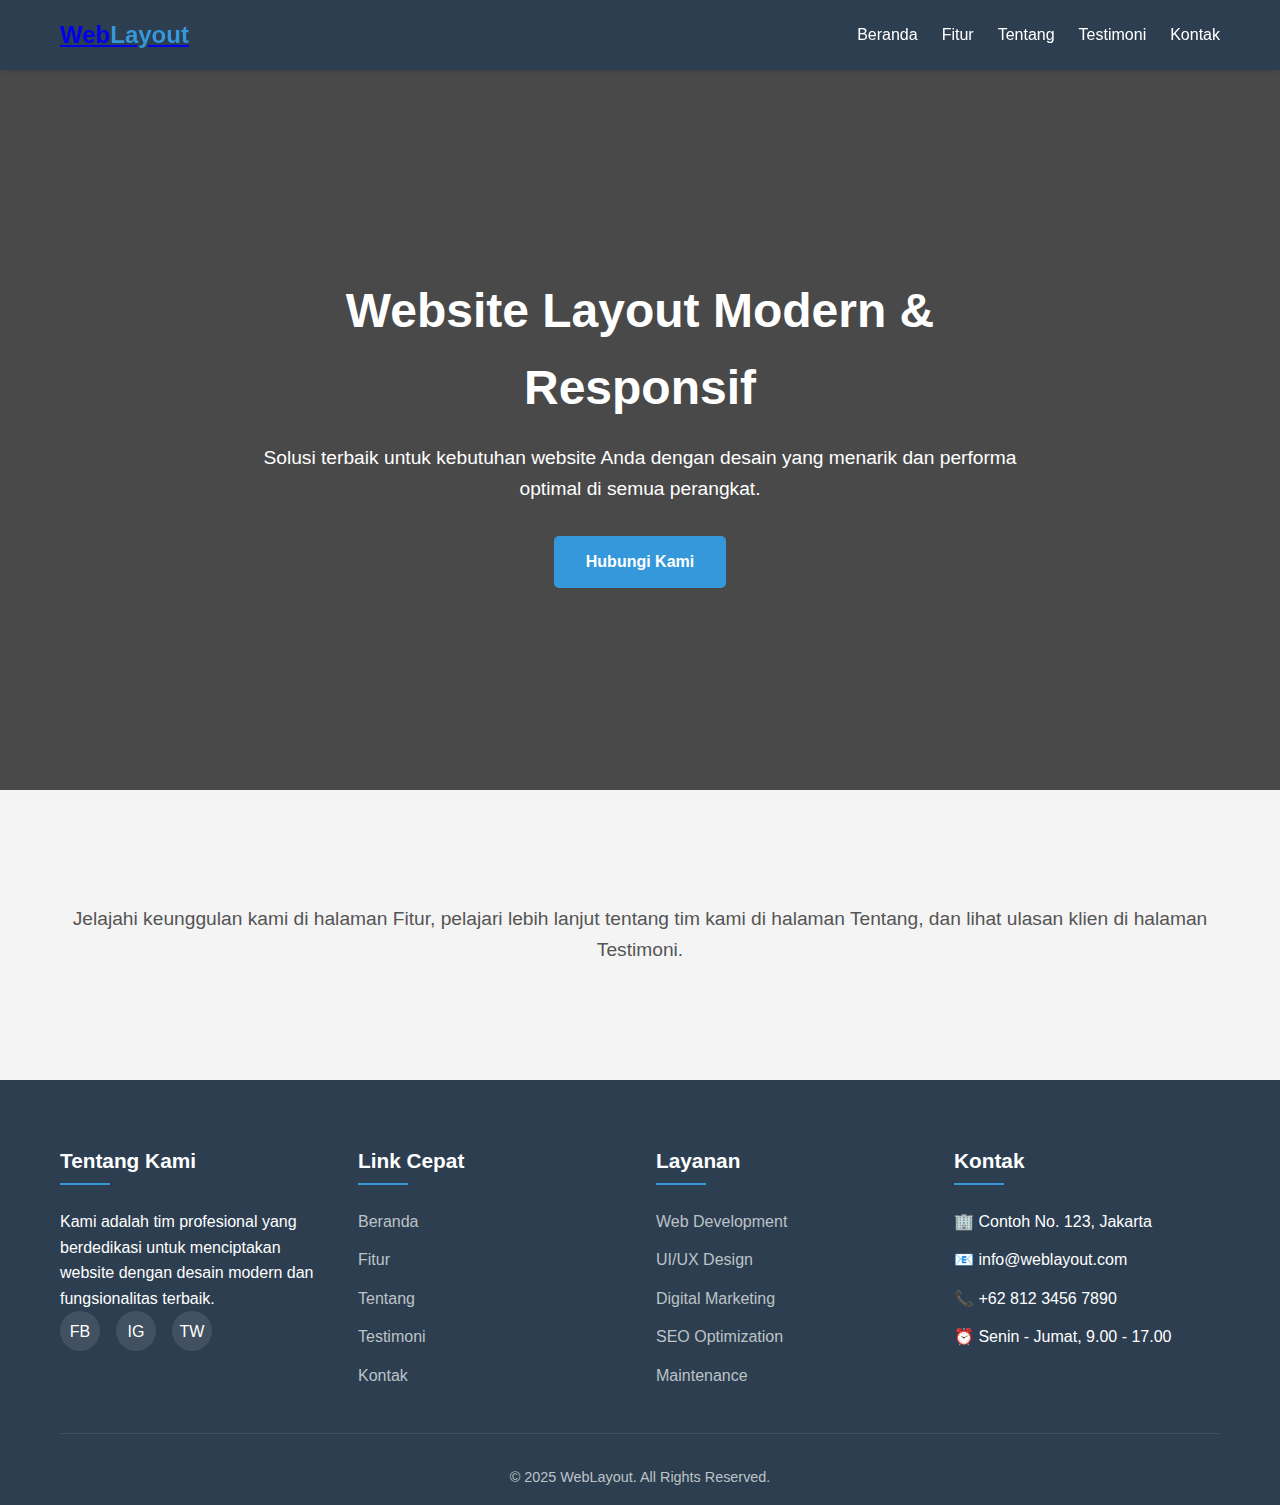
<file: index.html>
<!DOCTYPE html>
<html lang="id">
<head>
    <meta charset="UTF-8">
    <meta name="viewport" content="width=device-width, initial-scale=1.0">
    <title>Website Layout Modern - Beranda</title>
    <link rel="stylesheet" href="style.css">
</head>
<body>
    
    <header>
        <div class="container">
            <div class="header-content">
                <div class="logo"><a href="index.html">Web<span>Layout</span></a></div>
                <div class="mobile-menu">☰</div>
                <nav>
                    <ul>
                        <li><a href="index.html">Beranda</a></li>
                        <li><a href="features.html">Fitur</a></li>
                        <li><a href="about.html">Tentang</a></li>
                        <li><a href="testimonials.html">Testimoni</a></li>
                        <li><a href="contact.html">Kontak</a></li>
                    </ul>
                </nav>
            </div>
        </div>
    </header>

    <section id="home" class="hero">
        <div class="container">
            <div class="hero-content">
                <h1>Website Layout Modern & Responsif</h1>
                <p>Solusi terbaik untuk kebutuhan website Anda dengan desain yang menarik dan performa optimal di semua perangkat.</p>
                <a href="contact.html" class="btn">Hubungi Kami</a>
            </div>
        </div>
    </section>

    <main class="main-content">
        <div class="container" style="padding: 50px 0; text-align: center;">
            <p style="font-size: 1.2em; color: #555;">Jelajahi keunggulan kami di halaman Fitur, pelajari lebih lanjut tentang tim kami di halaman Tentang, dan lihat ulasan klien di halaman Testimoni.</p>
        </div>
    </main>

    <footer>
        <div class="container">
            <div class="footer-content">
                <div class="footer-column">
                    <h3>Tentang Kami</h3>
                    <p>Kami adalah tim profesional yang berdedikasi untuk menciptakan website dengan desain modern dan fungsionalitas terbaik.</p>
                    <div class="social-links">
                        <a href="#">FB</a>
                        <a href="#">IG</a>
                        <a href="#">TW</a>
                    </div>
                </div>
                <div class="footer-column">
                    <h3>Link Cepat</h3>
                    <ul>
                        <li><a href="index.html">Beranda</a></li>
                        <li><a href="features.html">Fitur</a></li>
                        <li><a href="about.html">Tentang</a></li>
                        <li><a href="testimonials.html">Testimoni</a></li>
                        <li><a href="contact.html">Kontak</a></li>
                    </ul>
                </div>
                <div class="footer-column">
                    <h3>Layanan</h3>
                    <ul>
                        <li><a href="#">Web Development</a></li>
                        <li><a href="#">UI/UX Design</a></li>
                        <li><a href="#">Digital Marketing</a></li>
                        <li><a href="#">SEO Optimization</a></li>
                        <li><a href="#">Maintenance</a></li>
                    </ul>
                </div>
                <div class="footer-column">
                    <h3>Kontak</h3>
                    <ul>
                        <li>🏢 Contoh No. 123, Jakarta</li>
                        <li>📧 info@weblayout.com</li>
                        <li>📞 +62 812 3456 7890</li>
                        <li>⏰ Senin - Jumat, 9.00 - 17.00</li>
                    </ul>
                </div>
            </div>
            <div class="copyright">
                <p>&copy; 2025 WebLayout. All Rights Reserved.</p>
            </div>
        </div>
    </footer>
    <script>
        // Ambil elemen tombol dan navigasi
        const mobileMenuBtn = document.querySelector('.mobile-menu'); 
        const navMenu = document.querySelector('nav'); 
        const navLinks = document.querySelectorAll('nav ul li a');

        // Fungsi yang dijalankan saat tombol diklik
        function toggleMobileMenu() {
            // Menambah/menghapus class 'nav-open'
            navMenu.classList.toggle('nav-open'); 
        }

        // Event Listener untuk tombol garis tiga
        mobileMenuBtn.addEventListener('click', toggleMobileMenu);

        // Event Listener untuk menutup menu setelah link diklik
        navLinks.forEach(link => {
            link.addEventListener('click', () => {
                // Hanya hapus jika class 'nav-open' ada
                if (navMenu.classList.contains('nav-open')) {
                    navMenu.classList.remove('nav-open');
                }
            });
        });
    </script>
</body>
</html>
    <script>
        // 1. Ambil elemen tombol dan navigasi
        const mobileMenuBtn = document.querySelector('.mobile-menu'); 
        const navMenu = document.querySelector('nav'); 
        
        // 2. Fungsi untuk menambah/menghapus class
        function handleMenuToggle() {
            // classList.toggle() adalah cara yang paling tepat dan andal.
            navMenu.classList.toggle('nav-open'); 
        }

        // 3. Event Listener untuk tombol garis tiga
        mobileMenuBtn.addEventListener('click', handleMenuToggle);

        // BONUS: Tutup menu ketika link di dalam menu di-klik (pengalaman yang lebih baik di HP)
        const navLinks = document.querySelectorAll('nav ul li a');
        navLinks.forEach(link => {
            link.addEventListener('click', () => {
                // Pastikan menu tertutup
                navMenu.classList.remove('nav-open'); 
            });
        });
    </script>
</body>
</html>

</body>
</html>
</file>
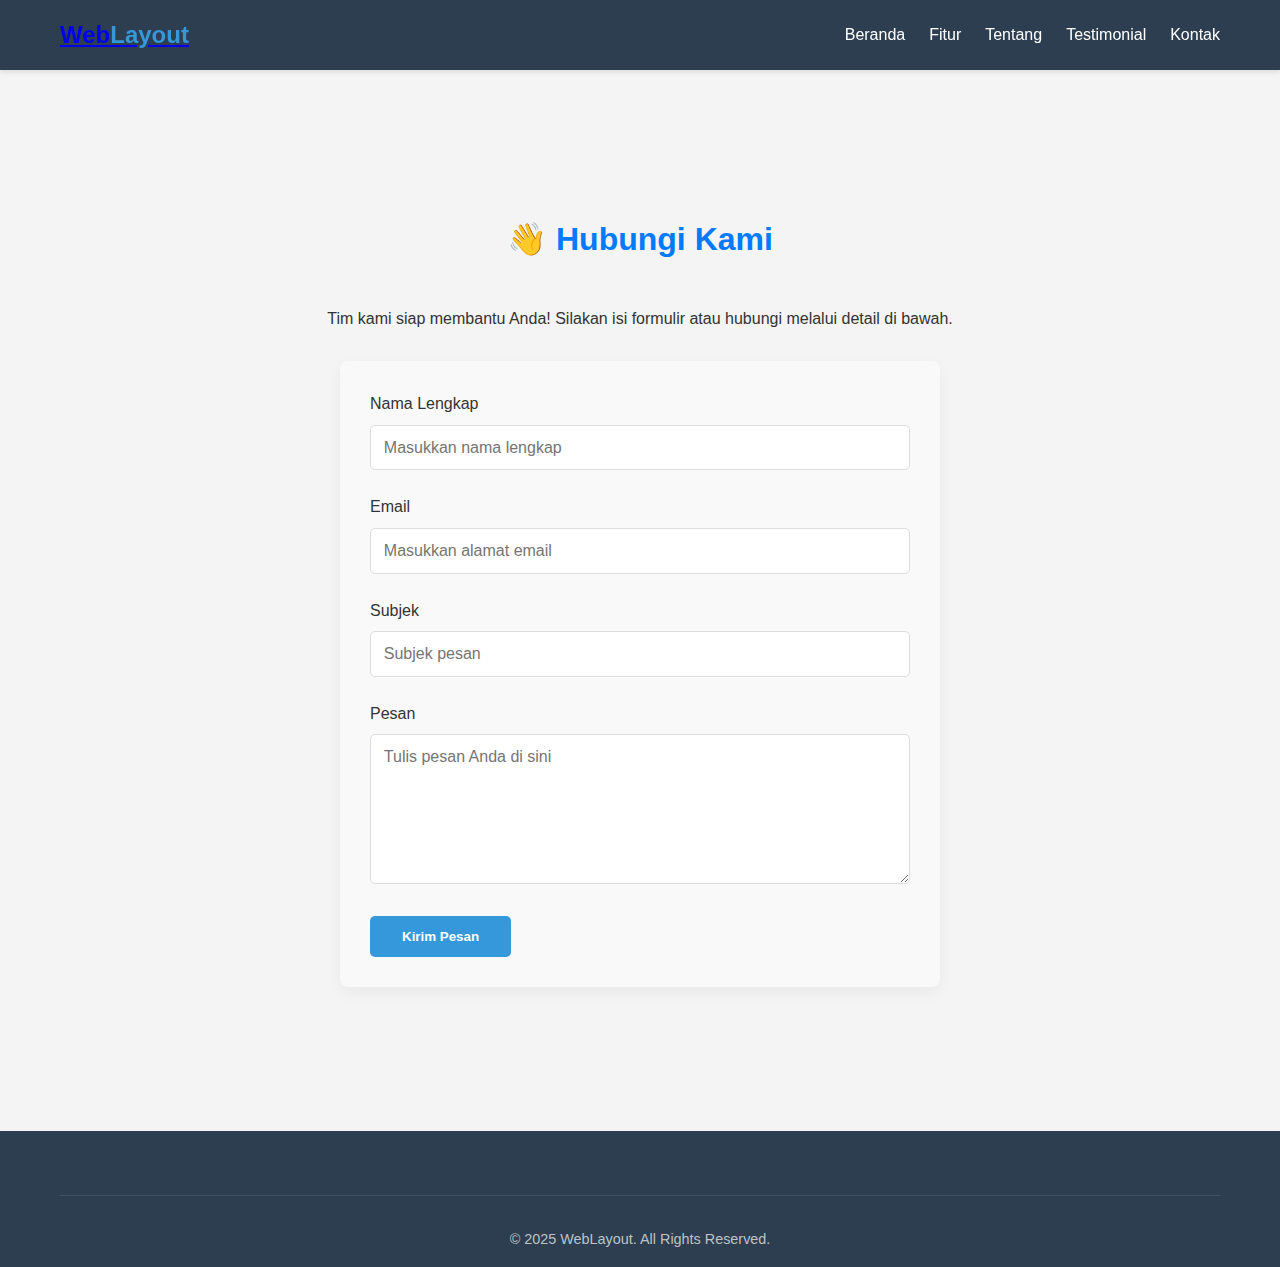
<file: contact.html>
<!DOCTYPE html>
<html lang="id">
<head>
    <meta charset="UTF-8">
    <meta name="viewport" content="width=device-width, initial-scale=1.0">
    <title>Kontak Kami - Web Layout</title>
    <link rel="stylesheet" href="style.css">
    <style>
        /* CSS khusus untuk halaman Kontak agar formnya tampil di tengah halaman utama */
        .contact-page-content {
            padding: 80px 0;
            min-height: 60vh;
        }
        .contact-page-content h1 {
            text-align: center;
            margin-bottom: 40px;
            color: #007bff;
        }
        /* Menggunakan style yang sudah ada dari #contact, tapi di tengah halaman */
        .contact-form {
            max-width: 600px;
            margin: 0 auto;
            padding: 30px;
            background-color: #f9f9f9;
            border-radius: 8px;
        }
    </style>
</head>
<body>
    
    <header>
        <div class="container">
            <div class="header-content">
                <div class="logo"><a href="index.html">Web<span>Layout</span></a></div>
                <div class="mobile-menu">☰</div>
                <nav>
                    <ul>
                        <li><a href="index.html#home">Beranda</a></li>
                        <li><a href="index.html#features">Fitur</a></li>
                        <li><a href="index.html#about">Tentang</a></li>
                        <li><a href="testimonials.html">Testimonial</a></li>
                        <li><a href="contact.html">Kontak</a></li>
                    </ul>
                </nav>
            </div>
        </div>
    </header>

    <main class="main-content">
        <div class="container contact-page-content">
            
            <h1>👋 Hubungi Kami</h1>
            <p style="text-align: center; margin-bottom: 30px;">Tim kami siap membantu Anda! Silakan isi formulir atau hubungi melalui detail di bawah.</p>
            
            <div class="contact-form">
                <form>
                    <div class="form-group">
                        <label for="name">Nama Lengkap</label>
                        <input type="text" id="name" placeholder="Masukkan nama lengkap" required>
                    </div>
                    <div class="form-group">
                        <label for="email">Email</label>
                        <input type="email" id="email" placeholder="Masukkan alamat email" required>
                    </div>
                    <div class="form-group">
                        <label for="subject">Subjek</label>
                        <input type="text" id="subject" placeholder="Subjek pesan" required>
                    </div>
                    <div class="form-group">
                        <label for="message">Pesan</label>
                        <textarea id="message" placeholder="Tulis pesan Anda di sini" required></textarea>
                    </div>
                    <button type="submit" class="btn">Kirim Pesan</button>
                </form>
            </div>
            
        </div>
    </main>

    <footer>
        <div class="container">
            <div class="copyright">
                <p>&copy; 2025 WebLayout. All Rights Reserved.</p>
            </div>
        </div>
    </footer>
        <script>
        // 1. Ambil elemen tombol dan navigasi
        const mobileMenuBtn = document.querySelector('.mobile-menu'); 
        const navMenu = document.querySelector('nav'); 
        
        // 2. Fungsi untuk menambah/menghapus class
        function handleMenuToggle() {
            // classList.toggle() adalah cara yang paling tepat dan andal.
            navMenu.classList.toggle('nav-open'); 
        }

        // 3. Event Listener untuk tombol garis tiga
        mobileMenuBtn.addEventListener('click', handleMenuToggle);

        // BONUS: Tutup menu ketika link di dalam menu di-klik (pengalaman yang lebih baik di HP)
        const navLinks = document.querySelectorAll('nav ul li a');
        navLinks.forEach(link => {
            link.addEventListener('click', () => {
                // Pastikan menu tertutup
                navMenu.classList.remove('nav-open'); 
            });
        });
    </script>
</body>
</html>

</body>
</html>
</file>
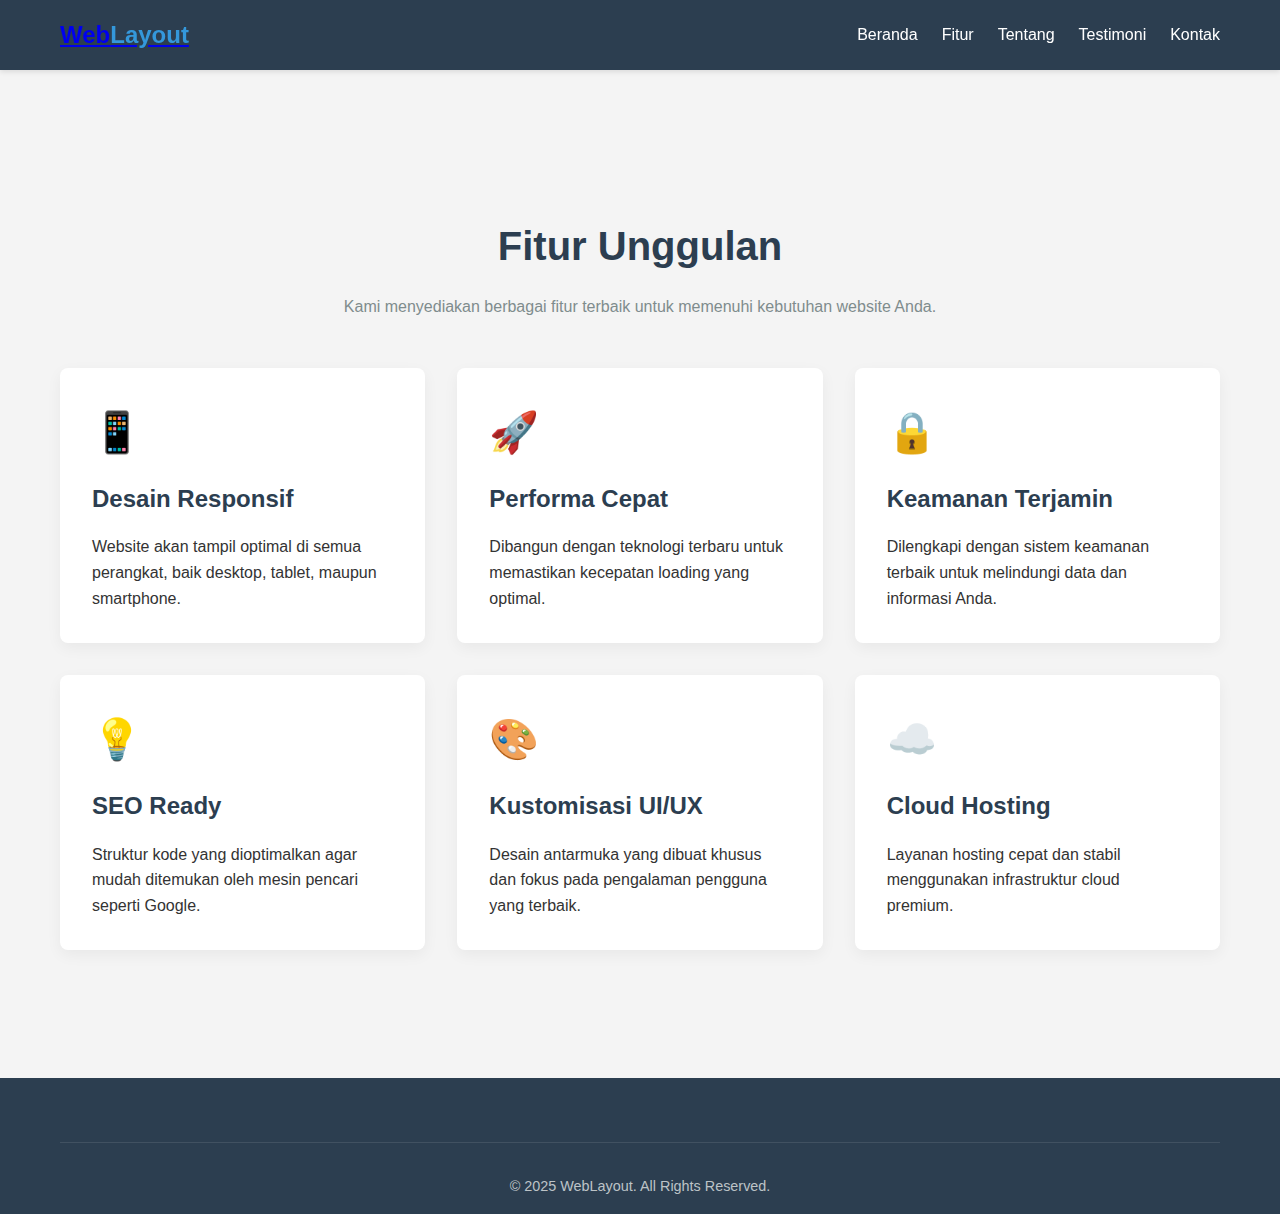
<file: features.html>
<!DOCTYPE html>
<html lang="id">
<head>
    <meta charset="UTF-8">
    <meta name="viewport" content="width=device-width, initial-scale=1.0">
    <title>Fitur Unggulan Kami</title>
    <link rel="stylesheet" href="style.css">
</head>
<body>
    <header>
        <div class="container">
            <div class="header-content">
                <div class="logo"><a href="index.html">Web<span>Layout</span></a></div>
                <div class="mobile-menu">☰</div>
                <nav>
                    <ul>
                        <li><a href="index.html">Beranda</a></li>
                        <li class="active"><a href="features.html">Fitur</a></li>
                        <li><a href="about.html">Tentang</a></li>
                        <li><a href="testimonials.html">Testimoni</a></li>
                        <li><a href="contact.html">Kontak</a></li>
                    </ul>
                </nav>
            </div>
        </div>
    </header>

    <main class="main-content">
        <div class="container">
            
            <section id="features" style="padding-top: 80px;">
                <div class="section-title">
                    <h2>Fitur Unggulan</h2>
                    <p>Kami menyediakan berbagai fitur terbaik untuk memenuhi kebutuhan website Anda.</p>
                </div>
                <div class="features">
                    <div class="feature-card">
                        <div class="feature-icon">📱</div>
                        <h3>Desain Responsif</h3>
                        <p>Website akan tampil optimal di semua perangkat, baik desktop, tablet, maupun smartphone.</p>
                    </div>
                    <div class="feature-card">
                        <div class="feature-icon">🚀</div>
                        <h3>Performa Cepat</h3>
                        <p>Dibangun dengan teknologi terbaru untuk memastikan kecepatan loading yang optimal.</p>
                    </div>
                    <div class="feature-card">
                        <div class="feature-icon">🔒</div>
                        <h3>Keamanan Terjamin</h3>
                        <p>Dilengkapi dengan sistem keamanan terbaik untuk melindungi data dan informasi Anda.</p>
                    </div>
                    <div class="feature-card">
                        <div class="feature-icon">💡</div>
                        <h3>SEO Ready</h3>
                        <p>Struktur kode yang dioptimalkan agar mudah ditemukan oleh mesin pencari seperti Google.</p>
                    </div>
                    <div class="feature-card">
                        <div class="feature-icon">🎨</div>
                        <h3>Kustomisasi UI/UX</h3>
                        <p>Desain antarmuka yang dibuat khusus dan fokus pada pengalaman pengguna yang terbaik.</p>
                    </div>
                    <div class="feature-card">
                        <div class="feature-icon">☁️</div>
                        <h3>Cloud Hosting</h3>
                        <p>Layanan hosting cepat dan stabil menggunakan infrastruktur cloud premium.</p>
                    </div>
                </div>
            </section>

        </div>
    </main>

    <footer>
        <div class="container">
            <div class="copyright">
                <p>&copy; 2025 WebLayout. All Rights Reserved.</p>
            </div>
        </div>
    </footer>
    <script>
        // 1. Ambil elemen tombol dan navigasi
        const mobileMenuBtn = document.querySelector('.mobile-menu'); 
        const navMenu = document.querySelector('nav'); 
        
        // 2. Fungsi untuk menambah/menghapus class
        function handleMenuToggle() {
            // classList.toggle() adalah cara yang paling tepat dan andal.
            navMenu.classList.toggle('nav-open'); 
        }

        // 3. Event Listener untuk tombol garis tiga
        mobileMenuBtn.addEventListener('click', handleMenuToggle);

        // BONUS: Tutup menu ketika link di dalam menu di-klik (pengalaman yang lebih baik di HP)
        const navLinks = document.querySelectorAll('nav ul li a');
        navLinks.forEach(link => {
            link.addEventListener('click', () => {
                // Pastikan menu tertutup
                navMenu.classList.remove('nav-open'); 
            });
        });
    </script>
</body>
</html>

</body>
</html>
</file>
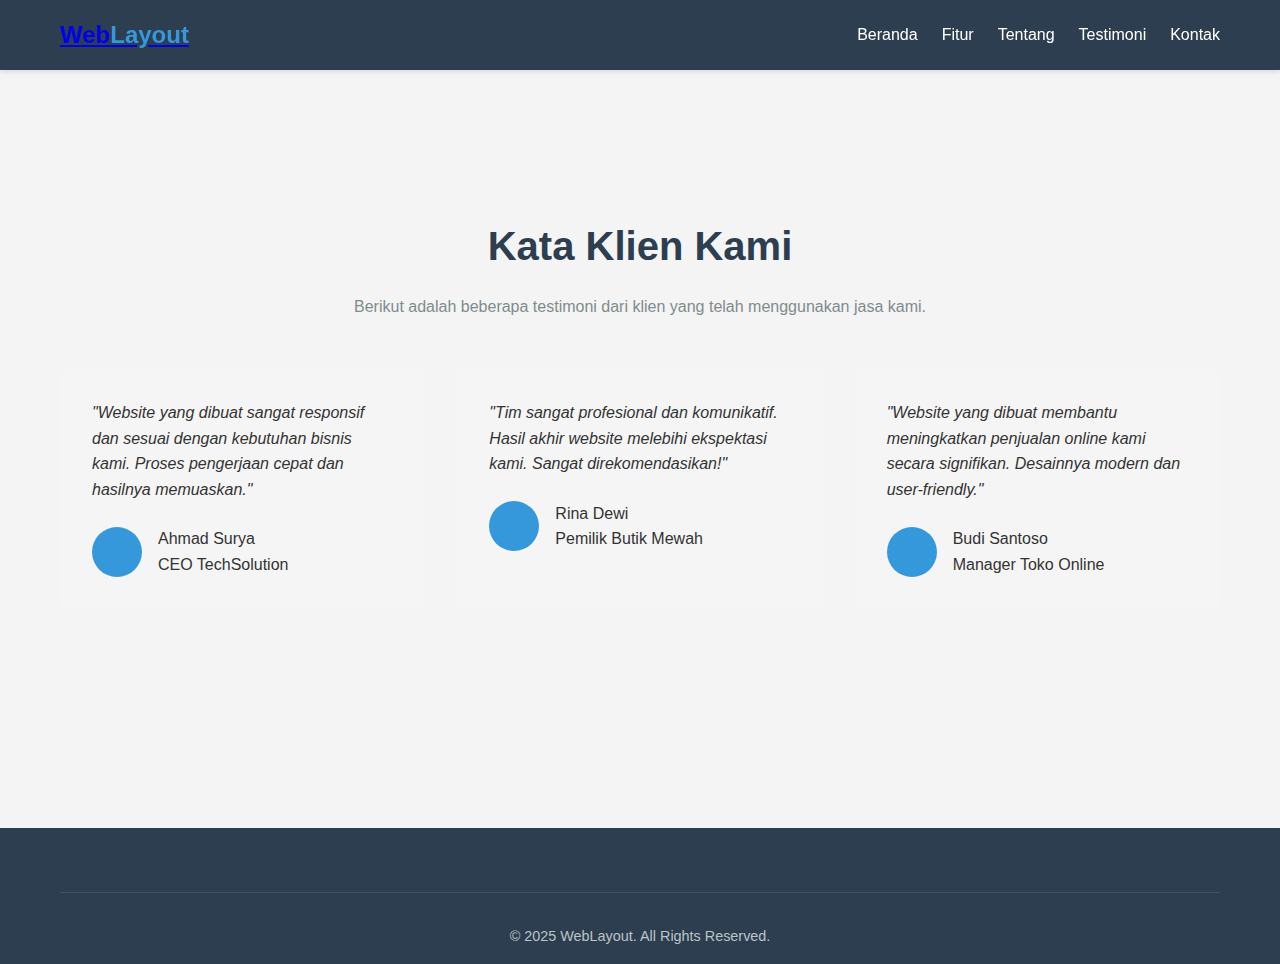
<file: testimonials.html>
<!DOCTYPE html>
<html lang="id">
<head>
    <meta charset="UTF-8">
    <meta name="viewport" content="width=device-width, initial-scale=1.0">
    <title>Testimoni Klien Kami</title>
    <link rel="stylesheet" href="style.css">
    <style>
        /* CSS Tambahan untuk memastikan konten Testimoni tetap bagus tanpa Hero */
        #testimonials {
            padding: 80px 0;
            min-height: 70vh;
        }
    </style>
</head>
<body>
    <header>
        <div class="container">
            <div class="header-content">
                <div class="logo"><a href="index.html">Web<span>Layout</span></a></div>
                <div class="mobile-menu">☰</div>
                <nav>
                    <ul>
                        <li><a href="index.html">Beranda</a></li>
                        <li><a href="features.html">Fitur</a></li>
                        <li><a href="about.html">Tentang</a></li>
                        <li class="active"><a href="testimonials.html">Testimoni</a></li>
                        <li><a href="contact.html">Kontak</a></li>
                    </ul>
                </nav>
            </div>
        </div>
    </header>

    <main class="main-content">
        <div class="container">
            <section id="testimonials">
                <div class="section-title">
                    <h2>Kata Klien Kami</h2>
                    <p>Berikut adalah beberapa testimoni dari klien yang telah menggunakan jasa kami.</p>
                </div>
                <div class="testimonial-grid">
                    <div class="testimonial-card">
                        <p class="testimonial-text">"Website yang dibuat sangat responsif dan sesuai dengan kebutuhan bisnis kami. Proses pengerjaan cepat dan hasilnya memuaskan."</p>
                        <div class="testimonial-author">
                            <div class="author-avatar"></div> <div>
                                <div class="name">Ahmad Surya</div>
                                <div class="position">CEO TechSolution</div>
                            </div>
                        </div>
                    </div>
                    <div class="testimonial-card">
                        <p class="testimonial-text">"Tim sangat profesional dan komunikatif. Hasil akhir website melebihi ekspektasi kami. Sangat direkomendasikan!"</p>
                        <div class="testimonial-author">
                            <div class="author-avatar"></div>
                            <div>
                                <div class="name">Rina Dewi</div>
                                <div class="position">Pemilik Butik Mewah</div>
                            </div>
                        </div>
                    </div>
                    <div class="testimonial-card">
                        <p class="testimonial-text">"Website yang dibuat membantu meningkatkan penjualan online kami secara signifikan. Desainnya modern dan user-friendly."</p>
                        <div class="testimonial-author">
                            <div class="author-avatar"></div>
                            <div>
                                <div class="name">Budi Santoso</div>
                                <div class="position">Manager Toko Online</div>
                            </div>
                        </div>
                    </div>
                </div>
            </section>
        </div>
    </main>

    <footer>
        <div class="container">
            <div class="copyright">
                <p>&copy; 2025 WebLayout. All Rights Reserved.</p>
            </div>
        </div>
    </footer>
    <script>
        // Ambil elemen tombol dan navigasi
        const mobileMenuBtn = document.querySelector('.mobile-menu'); 
        const navMenu = document.querySelector('nav'); 
        const navLinks = document.querySelectorAll('nav ul li a');

        // Fungsi yang dijalankan saat tombol diklik
        function toggleMobileMenu() {
            // Menambah/menghapus class 'nav-open'
            navMenu.classList.toggle('nav-open'); 
        }

        // Event Listener untuk tombol garis tiga
        mobileMenuBtn.addEventListener('click', toggleMobileMenu);

        // Event Listener untuk menutup menu setelah link diklik
        navLinks.forEach(link => {
            link.addEventListener('click', () => {
                // Hanya hapus jika class 'nav-open' ada
                if (navMenu.classList.contains('nav-open')) {
                    navMenu.classList.remove('nav-open');
                }
            });
        });
    </script>
</body>
</html>
    <script>
        // 1. Ambil elemen tombol dan navigasi
        const mobileMenuBtn = document.querySelector('.mobile-menu'); 
        const navMenu = document.querySelector('nav'); 
        
        // 2. Fungsi untuk menambah/menghapus class
        function handleMenuToggle() {
            // classList.toggle() adalah cara yang paling tepat dan andal.
            navMenu.classList.toggle('nav-open'); 
        }

        // 3. Event Listener untuk tombol garis tiga
        mobileMenuBtn.addEventListener('click', handleMenuToggle);

        // BONUS: Tutup menu ketika link di dalam menu di-klik (pengalaman yang lebih baik di HP)
        const navLinks = document.querySelectorAll('nav ul li a');
        navLinks.forEach(link => {
            link.addEventListener('click', () => {
                // Pastikan menu tertutup
                navMenu.classList.remove('nav-open'); 
            });
        });
    </script>
</body>
</html>

</body>
</html>
</file>
<file: style.css>
/* Reset Dasar */
* { margin: 0; padding: 0; box-sizing: border-box; font-family: 'Segoe UI', Tahoma, Geneva, Verdana, sans-serif; }
body { background-color: #f4f4f4; color: #333; line-height: 1.6; }

/* Container */
.container { max-width: 1200px; margin: 0 auto; padding: 0 20px; }

/* Header */
header { background-color: #2c3e50; color: white; padding: 1rem 0; position: sticky; top: 0; z-index: 100; box-shadow: 0 2px 5px rgba(0,0,0,0.1); }
.header-content { display: flex; justify-content: space-between; align-items: center; }

.logo { font-size: 1.5rem; font-weight: bold; }
.logo span { color: #3498db; }

nav ul { display: flex; list-style: none; }
nav ul li { margin-left: 1.5rem; }
nav ul li a { color: white; text-decoration: none; font-weight: 500; transition: color 0.3s; padding: 0.5rem 0; }
nav ul li a:hover { color: #3498db; }

.mobile-menu { display: none; font-size: 1.5rem; cursor: pointer; }

/* Hero Section */
.hero { 
    background: linear-gradient(rgba(0,0,0,0.7), rgba(0,0,0,0.7)), url('https://source.unsplash.com/random/1200x600'); 
    background-size: cover; background-position: center; 
    height: 80vh; color: white; 
    display: flex; align-items: center; justify-content: center; text-align: center; 
}
.hero-content { max-width: 800px; margin: 0 auto; }
.hero h1 { font-size: 3rem; margin-bottom: 1rem; }
.hero p { font-size: 1.2rem; margin-bottom: 2rem; }

.btn { 
    display: inline-block; background-color: #3498db; color: white; padding: 0.8rem 2rem; border: none; 
    border-radius: 5px; text-decoration: none; font-weight: bold; transition: background-color 0.3s; cursor: pointer; 
}
.btn:hover { background-color: #2980b9; }

/* Main Content */
.main-content { padding: 4rem 0; }

.section-title { text-align: center; margin-bottom: 3rem; }
.section-title h2 { font-size: 2.5rem; color: #2c3e50; margin-bottom: 1rem; }
.section-title p { color: #7f8c8d; max-width: 700px; margin: 0 auto; }

/* Features Section */
.features { display: grid; grid-template-columns: repeat(auto-fit, minmax(300px, 1fr)); gap: 2rem; margin-bottom: 4rem; }
.feature-card { background-color: white; border-radius: 8px; padding: 2rem; box-shadow: 0 5px 15px rgba(0,0,0,0.05); transition: transform 0.3s, box-shadow 0.3s; }
.feature-card:hover { transform: translateY(-10px); box-shadow: 0 15px 30px rgba(0,0,0,0.1); }
.feature-icon { font-size: 2.5rem; color: #3498db; margin-bottom: 1rem; }
.feature-card h3 { font-size: 1.5rem; margin-bottom: 1rem; color: #2c3e50; }

/* About Section */
.about { display: grid; grid-template-columns: 1fr 1fr; gap: 3rem; align-items: center; margin-bottom: 4rem; }
.about-image img { width: 100%; border-radius: 8px; box-shadow: 0 10px 20px rgba(0,0,0,0.1); }
.about-content h2 { font-size: 2.2rem; margin-bottom: 1.5rem; color: #2c3e50; }
.about-content p { margin-bottom: 1.5rem; color: #555; }

/* Testimonials */
.testimonials { background-color: #2c3e50; color: white; padding: 4rem 0; margin-bottom: 4rem; }
.testimonial-grid { display: grid; grid-template-columns: repeat(auto-fit, minmax(300px, 1fr)); gap: 2rem; }
.testimonial-card { background-color: rgba(255, 255, 255, 0.1); padding: 2rem; border-radius: 8px; }
.testimonial-text { font-style: italic; margin-bottom: 1.5rem; }
.testimonial-author { display: flex; align-items: center; }
.author-avatar { width: 50px; height: 50px; border-radius: 50%; background-color: #3498db; margin-right: 1rem; }

/* Contact Section */
#contact { margin-bottom: 4rem; }
.contact-form { max-width: 600px; margin: 0 auto; background-color: white; padding: 2rem; border-radius: 8px; box-shadow: 0 5px 15px rgba(0,0,0,0.05); }
.form-group { margin-bottom: 1.5rem; }
.form-group label { display: block; margin-bottom: 0.5rem; font-weight: 500; }
.form-group input, .form-group textarea { width: 100%; padding: 0.8rem; border: 1px solid #ddd; border-radius: 5px; font-size: 1rem; }
.form-group textarea { height: 150px; resize: vertical; }

/* Footer */
footer { background-color: #2c3e50; color: white; padding: 4rem 0 1rem; }
.footer-content { display: grid; grid-template-columns: repeat(auto-fit, minmax(200px, 1fr)); gap: 2rem; margin-bottom: 2rem; }
.footer-column h3 { font-size: 1.3rem; margin-bottom: 1.5rem; position: relative; padding-bottom: 0.5rem; }
.footer-column h3::after { content: ''; position: absolute; left: 0; bottom: 0; width: 50px; height: 2px; background-color: #3498db; }
.footer-column ul { list-style: none; }
.footer-column ul li { margin-bottom: 0.8rem; }
.footer-column ul li a { color: #bdc3c7; text-decoration: none; transition: color 0.3s; }
.footer-column ul li a:hover { color: #3498db; }

.social-links { display: flex; gap: 1rem; }
.social-links a { display: inline-flex; align-items: center; justify-content: center; width: 40px; height: 40px; background-color: rgba(255, 255, 255, 0.1); border-radius: 50%; color: white; text-decoration: none; transition: background-color 0.3s; }
.social-links a:hover { background-color: #3498db; }

.copyright { text-align: center; padding-top: 2rem; border-top: 1px solid rgba(255, 255, 255, 0.1); color: #bdc3c7; font-size: 0.9rem; }

/* Responsive Design */
@media (max-width: 992px) {
    .about { grid-template-columns: 1fr; }
    .about-image { order: -1; }
}
@media (max-width: 768px) {
    
    /* 1. Tampilkan tombol menu mobile */
    .mobile-menu { 
        display: block; 
    }
    
    /* 2. Sembunyikan SELURUH elemen <nav> secara default */
    nav { 
        display: none; /* HARUS ADA: Menyembunyikan elemen induk <nav> */
        position: absolute; 
        top: 100%; /* Pastikan menu berada di bawah header */
        left: 0; 
        width: 100%; 
        background-color: #2c3e50; 
        box-shadow: 0 5px 15px rgba(0,0,0,0.1);
        z-index: 99; 
    }

    /* 3. Tampilkan SELURUH elemen <nav> saat class 'nav-open' diaktifkan */
    nav.nav-open { 
        display: block; /* HARUS ADA: Menampilkan elemen induk <nav> */
    }
    
    /* ... (Aturan menu lainnya) ... */
}
</file>
